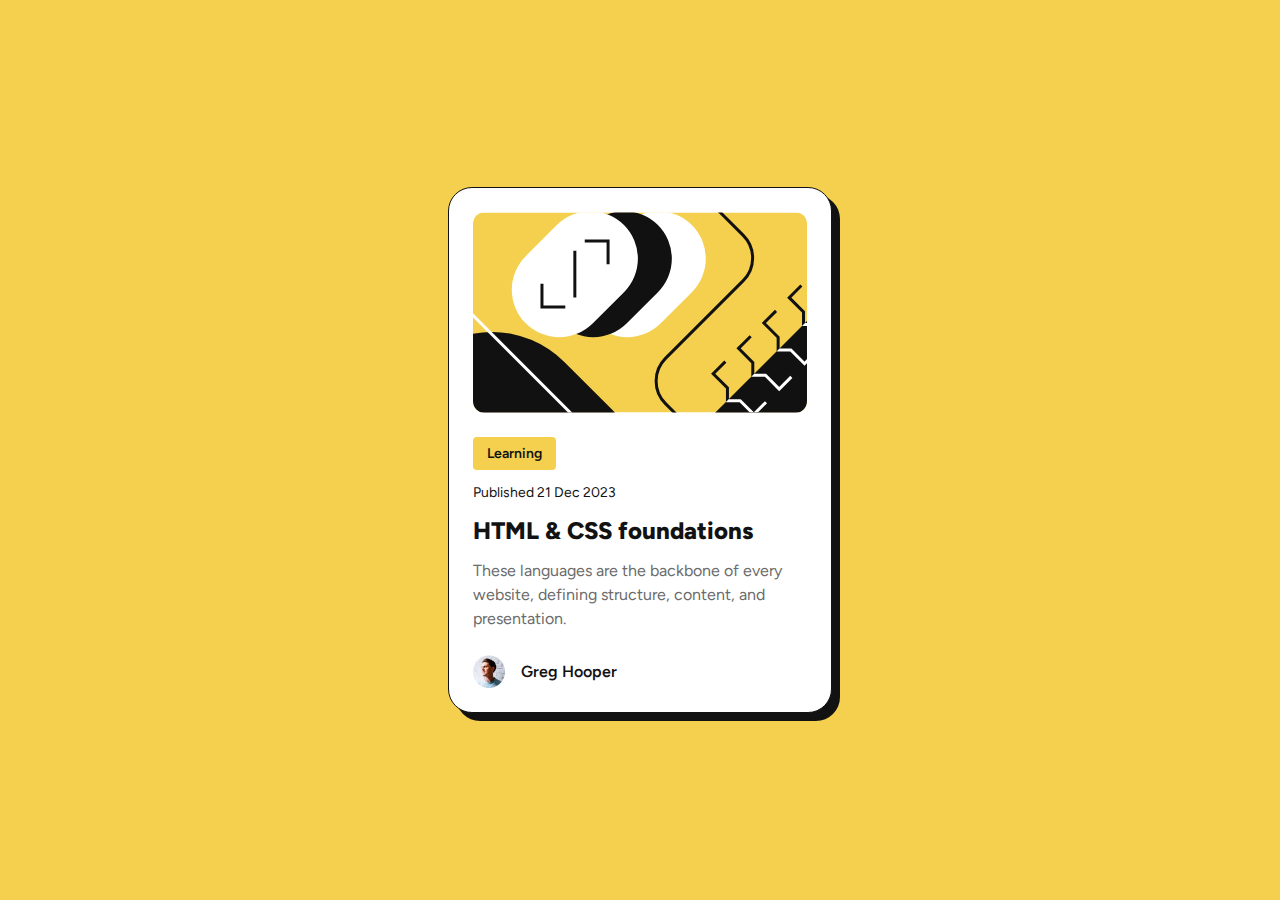
<file: newbie/blog-preview-card-main/index.html>
<!DOCTYPE html>
<html lang="en">
  <head>
    <meta charset="UTF-8" />
    <meta name="viewport" content="width=device-width, initial-scale=1.0" />
    <link
      rel="icon"
      type="image/png"
      sizes="32x32"
      href="./assets/images/favicon-32x32.png"
    />
    <link rel="stylesheet" href="./styles/style.css" />
    <title>Frontend Mentor | Blog preview card</title>
  </head>
  <body class="container">
    <main>
      <article class="blog-card">
        <header class="blog-card__header">
          <div class="blog-card__image-container">
            <img
              class="blog-card__image"
              src="./assets/images/illustration-article.svg"
              alt="Illustration for the article"
            />
          </div>

          <span class="blog-card__tag">Learning</span>

          <p class="blog-card__date">
            Published <time datetime="2023-12-21">21 Dec 2023</time>
          </p>

          <a href="#" class="blog-card__title-link">
            <h2 class="blog-card__title">HTML & CSS foundations</h2>
          </a>
        </header>

        <p class="blog-card__content">
          These languages are the backbone of every website, defining structure,
          content, and presentation.
        </p>

        <footer class="blog-card__footer">
          <figure class="blog-card__author">
            <img
              class="blog-card__author-image"
              src="./assets/images/image-avatar.webp"
              alt="Avatar of Greg Hooper"
            />
            <figcaption class="blog-card__author-name">Greg Hooper</figcaption>
          </figure>
        </footer>
      </article>
    </main>
  </body>
</html>
</file>
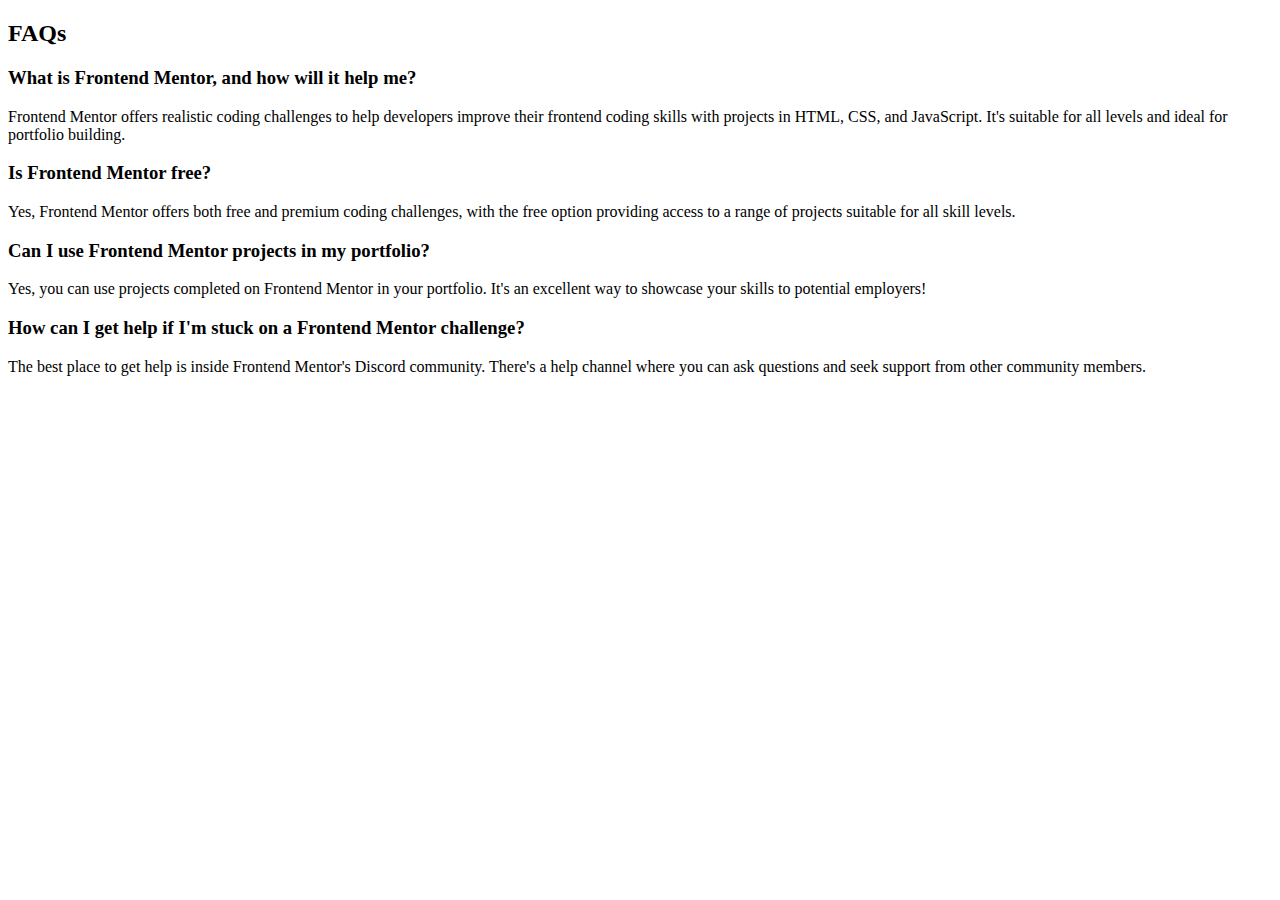
<file: newbie/faq-accordion-main/index.html>
<!DOCTYPE html>
<html lang="en">
  <head>
    <meta charset="UTF-8" />
    <meta name="viewport" content="width=device-width, initial-scale=1.0" />
    <link
      rel="icon"
      type="image/png"
      sizes="32x32"
      href="./assets/images/favicon-32x32.png"
    />
    <title>Frontend Mentor | FAQ accordion</title>
  </head>
  <body>
    <article>
      <header>
        <h2>FAQs</h2>
      </header>

      <section>
        <h3>What is Frontend Mentor, and how will it help me?</h3>
        <p>
          Frontend Mentor offers realistic coding challenges to help developers
          improve their frontend coding skills with projects in HTML, CSS, and
          JavaScript. It's suitable for all levels and ideal for portfolio
          building.
        </p>
      </section>

      <section>
        <h3>Is Frontend Mentor free?</h3>
        <p>
          Yes, Frontend Mentor offers both free and premium coding challenges,
          with the free option providing access to a range of projects suitable
          for all skill levels.
        </p>
      </section>

      <section>
        <h3>Can I use Frontend Mentor projects in my portfolio?</h3>
        <p>
          Yes, you can use projects completed on Frontend Mentor in your
          portfolio. It's an excellent way to showcase your skills to potential
          employers!
        </p>
      </section>

      <section>
        <h3>How can I get help if I'm stuck on a Frontend Mentor challenge?</h3>
        <p>
          The best place to get help is inside Frontend Mentor's Discord
          community. There's a help channel where you can ask questions and seek
          support from other community members.
        </p>
      </section>
    </article>
  </body>
</html>
</file>
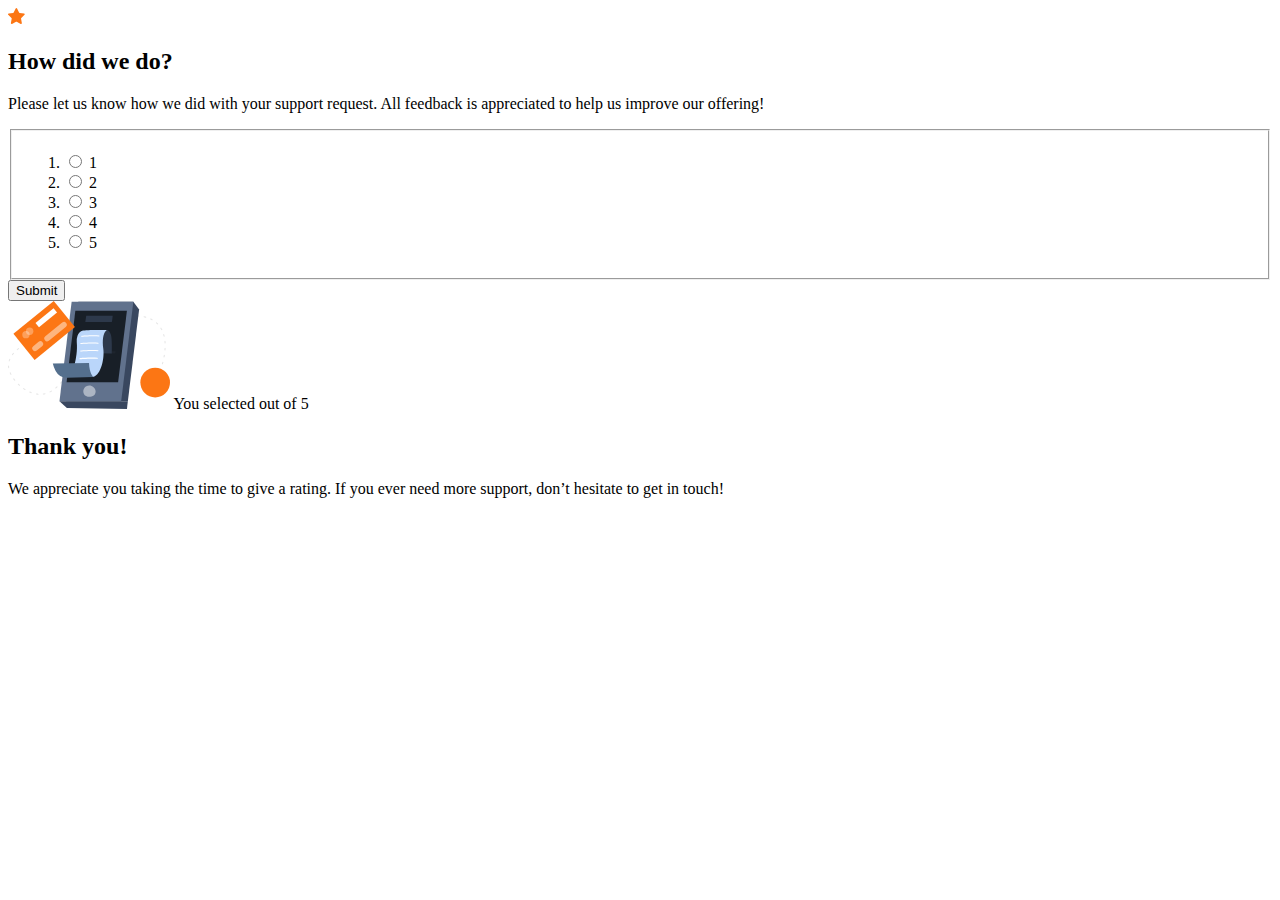
<file: newbie/interactive-rating-component-main/index.html>
<!DOCTYPE html>
<html lang="en">
  <head>
    <meta charset="UTF-8" />
    <meta name="viewport" content="width=device-width, initial-scale=1.0" />
    <link
      rel="icon"
      type="image/png"
      sizes="32x32"
      href="./images/favicon-32x32.png"
    />
    <title>Frontend Mentor | Interactive rating component</title>
  </head>
  <body>
    <!-- Rating state start -->
    <article>
      <header>
        <img src="./images/icon-star.svg" alt="Star Icon" />
        <h2>How did we do?</h2>
      </header>

      <p>
        Please let us know how we did with your support request. All feedback is
        appreciated to help us improve our offering!
      </p>

      <form>
        <fieldset>
          <ol>
            <li>
              <label>
                <input type="radio" name="rating" value="1" />
                1
              </label>
            </li>
            <li>
              <label>
                <input type="radio" name="rating" value="2" />
                2
              </label>
            </li>
            <li>
              <label>
                <input type="radio" name="rating" value="3" />
                3
              </label>
            </li>
            <li>
              <label>
                <input type="radio" name="rating" value="4" />
                4
              </label>
            </li>
            <li>
              <label>
                <input type="radio" name="rating" value="5" />
                5
              </label>
            </li>
          </ol>
        </fieldset>
      </form>

      <button type="submit">Submit</button>
    </article>
    <!-- Rating state end -->

    <!-- Thank you state start -->
    <article>
      <header>
        <img
          src="./images/illustration-thank-you.svg"
          alt="Thank You Illustration"
        />
        <span
          >You selected
          <!-- Add rating here -->
          out of 5
        </span>

        <h2>Thank you!</h2>
      </header>

      <p>
        We appreciate you taking the time to give a rating. If you ever need
        more support, don’t hesitate to get in touch!
      </p>

      <!-- Thank you state end -->
    </article>
  </body>
</html>
</file>
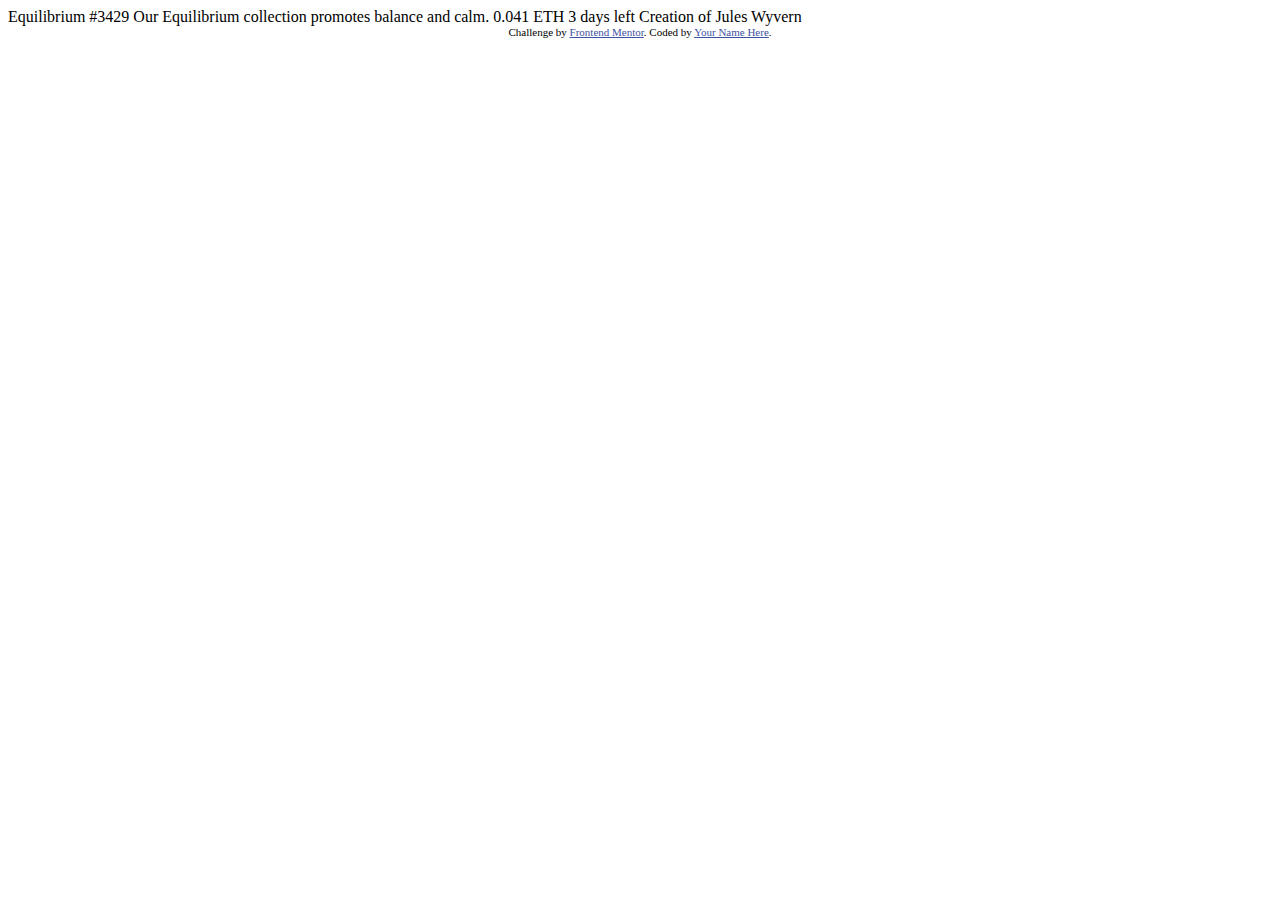
<file: newbie/nft-preview-card-component-main/index.html>
<!DOCTYPE html>
<html lang="en">
<head>
  <meta charset="UTF-8">
  <meta name="viewport" content="width=device-width, initial-scale=1.0"> <!-- displays site properly based on user's device -->

  <link rel="icon" type="image/png" sizes="32x32" href="./images/favicon-32x32.png">
  
  <title>Frontend Mentor | NFT preview card component</title>

  <!-- Feel free to remove these styles or customise in your own stylesheet 👍 -->
  <style>
    .attribution { font-size: 11px; text-align: center; }
    .attribution a { color: hsl(228, 45%, 44%); }
  </style>
</head>
<body>

  Equilibrium #3429

  Our Equilibrium collection promotes balance and calm.

  0.041 ETH
  3 days left
  
  Creation of Jules Wyvern

  <div class="attribution">
    Challenge by <a href="https://www.frontendmentor.io?ref=challenge" target="_blank">Frontend Mentor</a>. 
    Coded by <a href="#">Your Name Here</a>.
  </div>
</body>
</html>
</file>
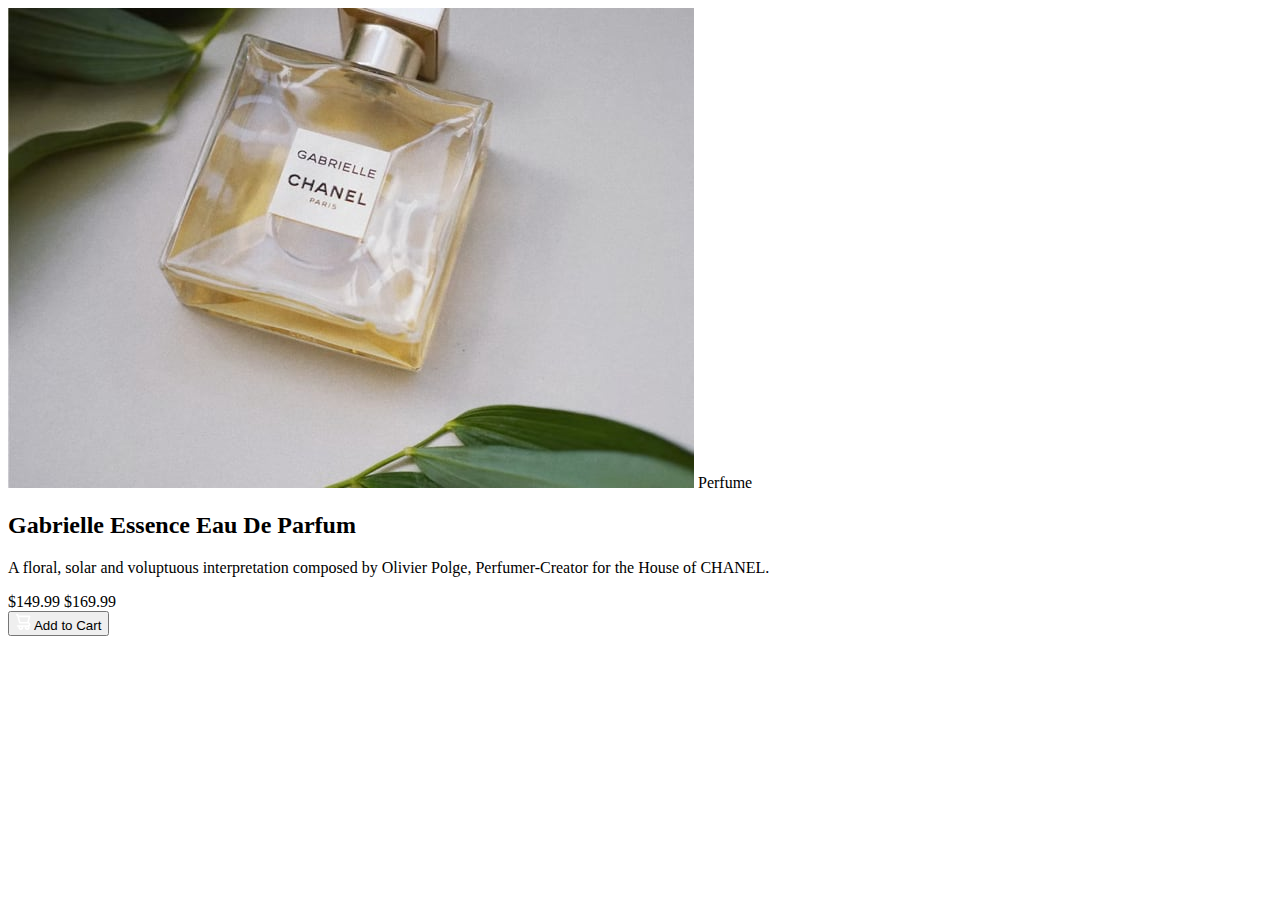
<file: newbie/product-preview-card-component-main/index.html>
<!DOCTYPE html>
<html lang="en">
  <head>
    <meta charset="UTF-8" />
    <meta name="viewport" content="width=device-width, initial-scale=1.0" />
    <link
      rel="icon"
      type="image/png"
      sizes="32x32"
      href="./images/favicon-32x32.png"
    />
    <title>Frontend Mentor | Product preview card component</title>
  </head>
  <body>
    <article>
      <header>
        <img src="./images/image-product-mobile.jpg" alt="Image of a perfume" />

        <span>Perfume</span>

        <h2>Gabrielle Essence Eau De Parfum</h2>
      </header>

      <p>
        A floral, solar and voluptuous interpretation composed by Olivier Polge,
        Perfumer-Creator for the House of CHANEL.
      </p>

      <div>
        <span>$149.99</span>
        <span>$169.99</span>
      </div>

      <button>
        <img src="./images/icon-cart.svg" alt="Cart Icon" />
        Add to Cart
      </button>
    </article>
  </body>
</html>
</file>
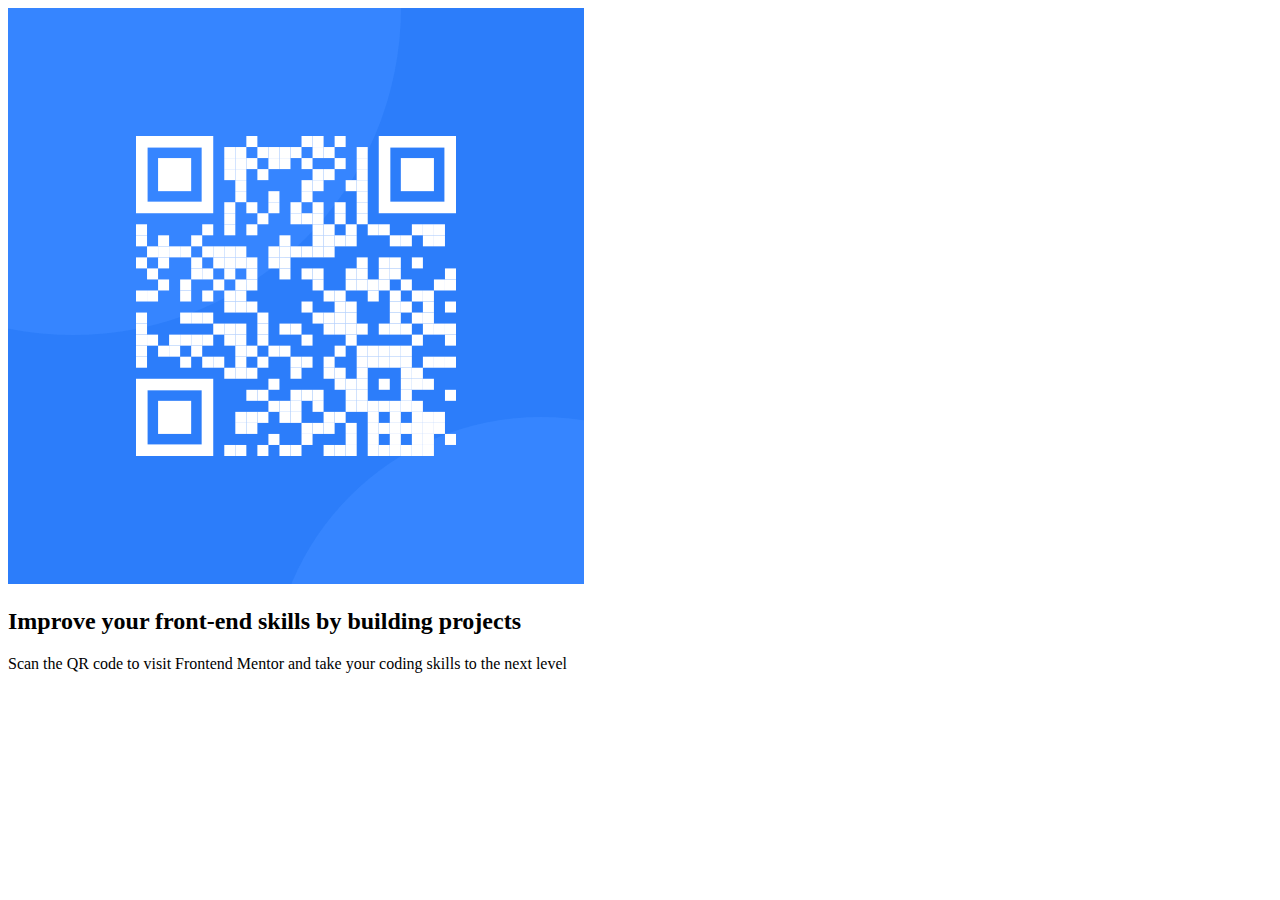
<file: newbie/qr-code-component-main/index.html>
<!DOCTYPE html>
<html lang="en">
  <head>
    <meta charset="UTF-8" />
    <meta name="viewport" content="width=device-width, initial-scale=1.0" />
    <link
      rel="icon"
      type="image/png"
      sizes="32x32"
      href="./images/favicon-32x32.png"
    />
    <title>Frontend Mentor | QR code component</title>
  </head>
  <body>
    <article>
      <header>
        <img src="./images/image-qr-code.png" alt="QR Code" />

        <h2>Improve your front-end skills by building projects</h2>
      </header>

      <p>
        Scan the QR code to visit Frontend Mentor and take your coding skills to
        the next level
      </p>
    </article>
  </body>
</html>
</file>
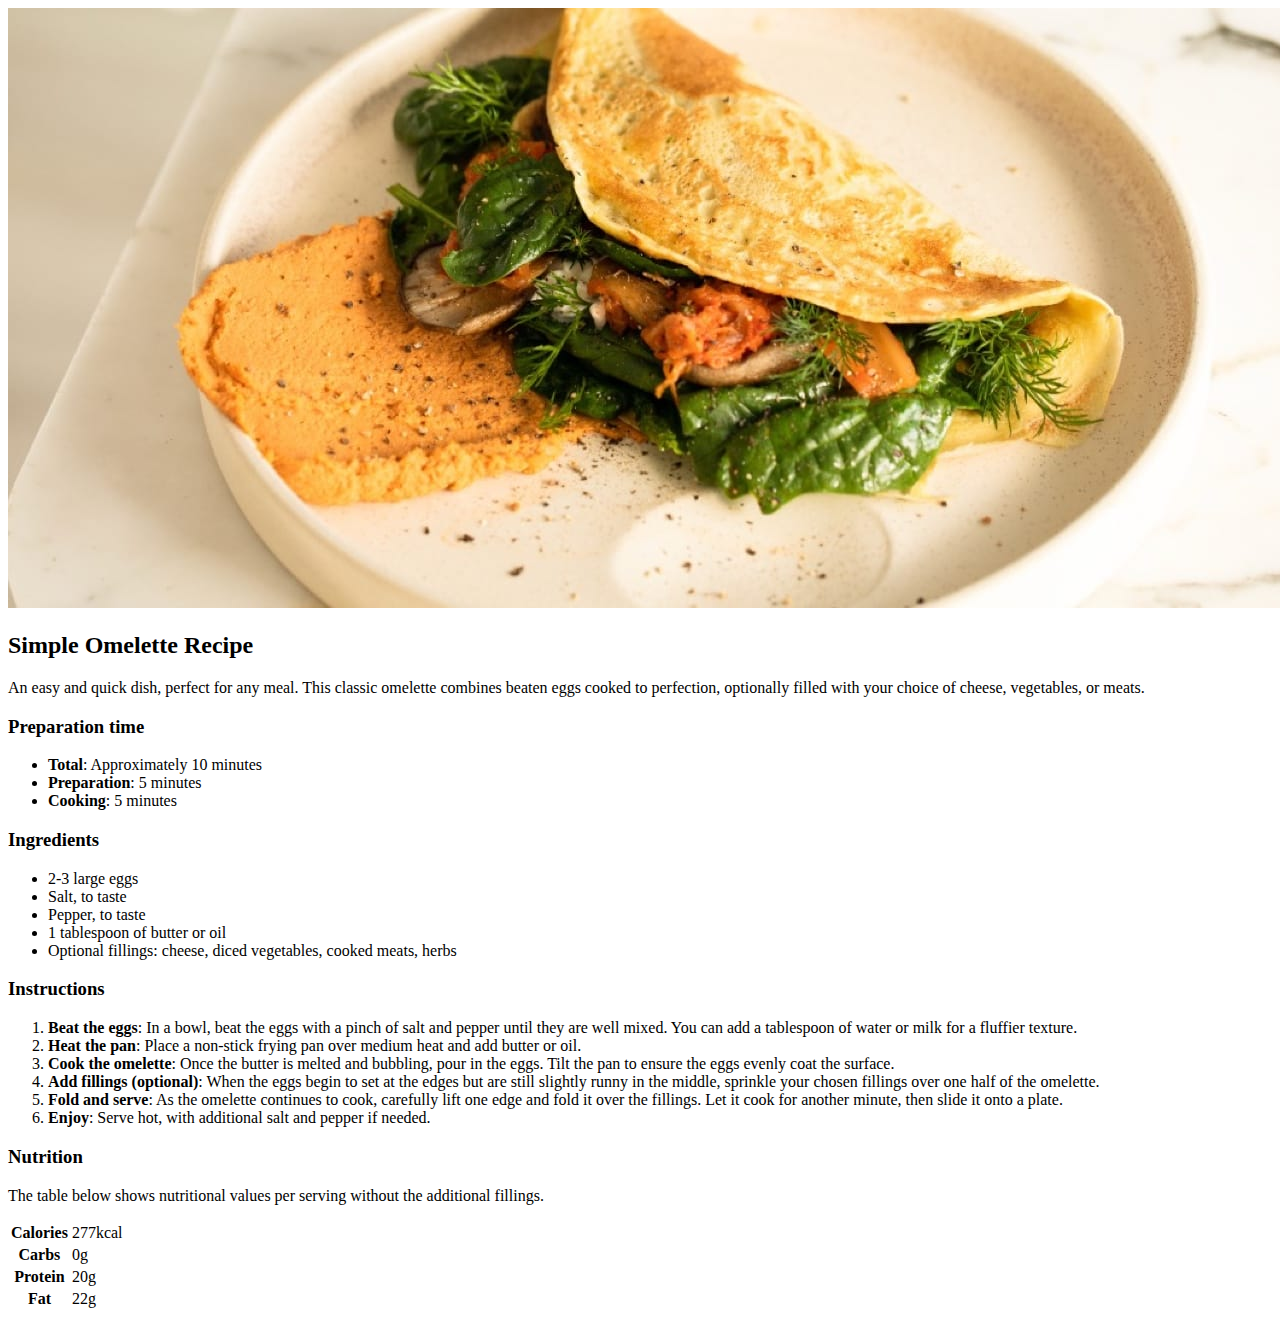
<file: newbie/recipe-page-main/index.html>
<!DOCTYPE html>
<html lang="en">
  <head>
    <meta charset="UTF-8" />
    <meta name="viewport" content="width=device-width, initial-scale=1.0" />
    <link
      rel="icon"
      type="image/png"
      sizes="32x32"
      href="./assets/images/favicon-32x32.png"
    />
    <title>Frontend Mentor | Recipe page</title>
  </head>
  <body>
    <article>
      <header>
        <img
          src="./assets/images/image-omelette.jpeg"
          alt="A freshly cooked omelette on a plate"
        />

        <h2>Simple Omelette Recipe</h2>

        <p>
          An easy and quick dish, perfect for any meal. This classic omelette
          combines beaten eggs cooked to perfection, optionally filled with your
          choice of cheese, vegetables, or meats.
        </p>
      </header>

      <section>
        <h3>Preparation time</h3>

        <ul>
          <li><strong>Total</strong>: Approximately 10 minutes</li>
          <li><strong>Preparation</strong>: 5 minutes</li>
          <li><strong>Cooking</strong>: 5 minutes</li>
        </ul>
      </section>

      <section>
        <h3>Ingredients</h3>

        <ul>
          <li>2-3 large eggs</li>
          <li>Salt, to taste</li>
          <li>Pepper, to taste</li>
          <li>1 tablespoon of butter or oil</li>
          <li>
            Optional fillings: cheese, diced vegetables, cooked meats, herbs
          </li>
        </ul>
      </section>

      <section>
        <h3>Instructions</h3>

        <ol>
          <li>
            <strong>Beat the eggs</strong>: In a bowl, beat the eggs with a
            pinch of salt and pepper until they are well mixed. You can add a
            tablespoon of water or milk for a fluffier texture.
          </li>

          <li>
            <strong>Heat the pan</strong>: Place a non-stick frying pan over
            medium heat and add butter or oil.
          </li>

          <li>
            <strong>Cook the omelette</strong>: Once the butter is melted and
            bubbling, pour in the eggs. Tilt the pan to ensure the eggs evenly
            coat the surface.
          </li>

          <li>
            <strong>Add fillings (optional)</strong>: When the eggs begin to set
            at the edges but are still slightly runny in the middle, sprinkle
            your chosen fillings over one half of the omelette.
          </li>

          <li>
            <strong>Fold and serve</strong>: As the omelette continues to cook,
            carefully lift one edge and fold it over the fillings. Let it cook
            for another minute, then slide it onto a plate.
          </li>

          <li>
            <strong>Enjoy</strong>: Serve hot, with additional salt and pepper
            if needed.
          </li>
        </ol>
      </section>

      <section>
        <h3>Nutrition</h3>

        <p>
          The table below shows nutritional values per serving without the
          additional fillings.
        </p>

        <table>
          <tbody>
            <tr>
              <th>Calories</th>
              <td>277kcal</td>
            </tr>
            <tr>
              <th>Carbs</th>
              <td>0g</td>
            </tr>
            <tr>
              <th>Protein</th>
              <td>20g</td>
            </tr>
            <tr>
              <th>Fat</th>
              <td>22g</td>
            </tr>
          </tbody>
        </table>
      </section>
    </article>
  </body>
</html>
</file>
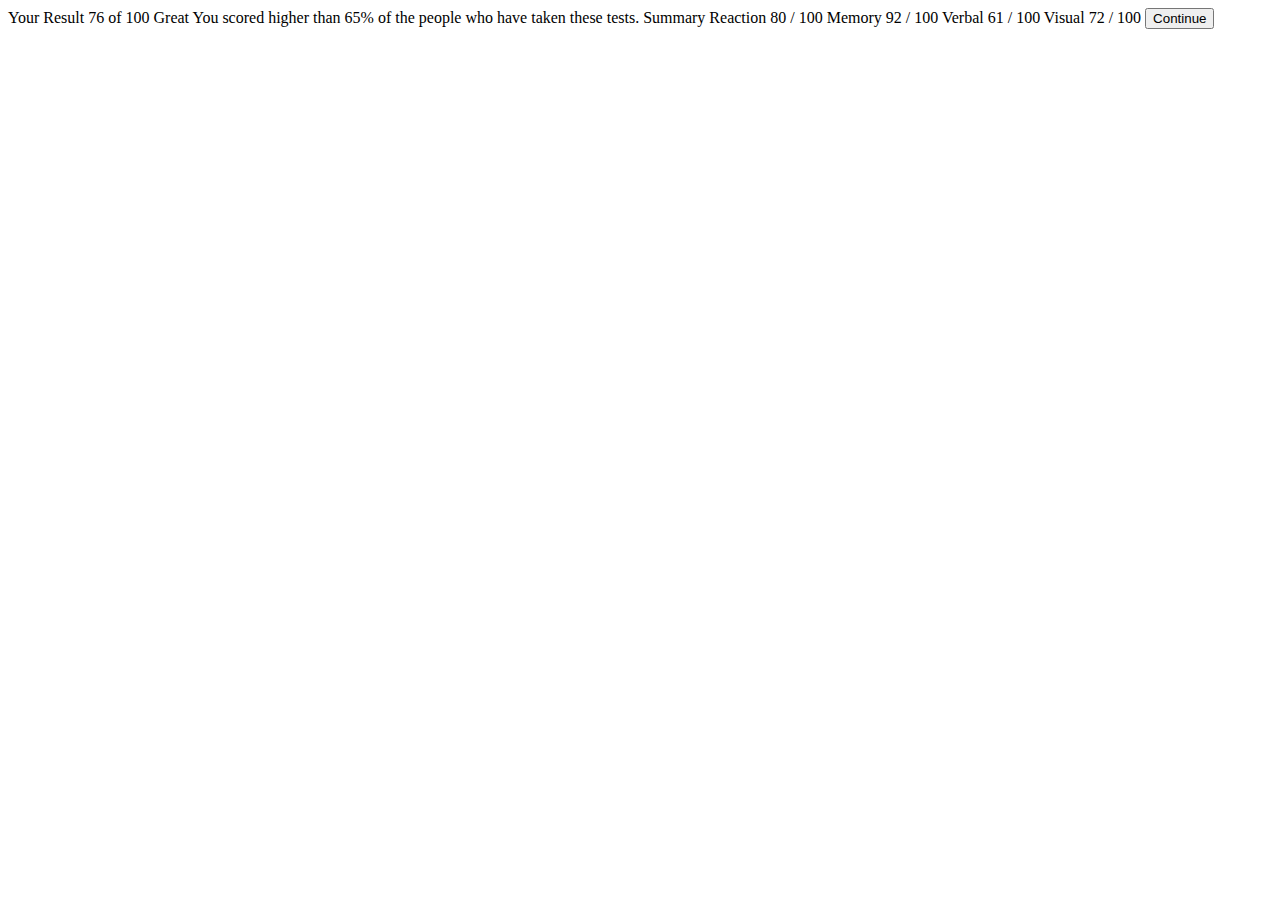
<file: newbie/results-summary-component-main/index.html>
<!DOCTYPE html>
<html lang="en">
  <head>
    <meta charset="UTF-8" />
    <meta name="viewport" content="width=device-width, initial-scale=1.0" />
    <link
      rel="icon"
      type="image/png"
      sizes="32x32"
      href="./assets/images/favicon-32x32.png"
    />
    <title>Frontend Mentor | Results summary component</title>
  </head>
  <body>
    Your Result 76 of 100 Great You scored higher than 65% of the people who
    have taken these tests. Summary Reaction 80 / 100 Memory 92 / 100 Verbal 61
    / 100 Visual 72 / 100

    <button>Continue</button>
  </body>
</html>
</file>
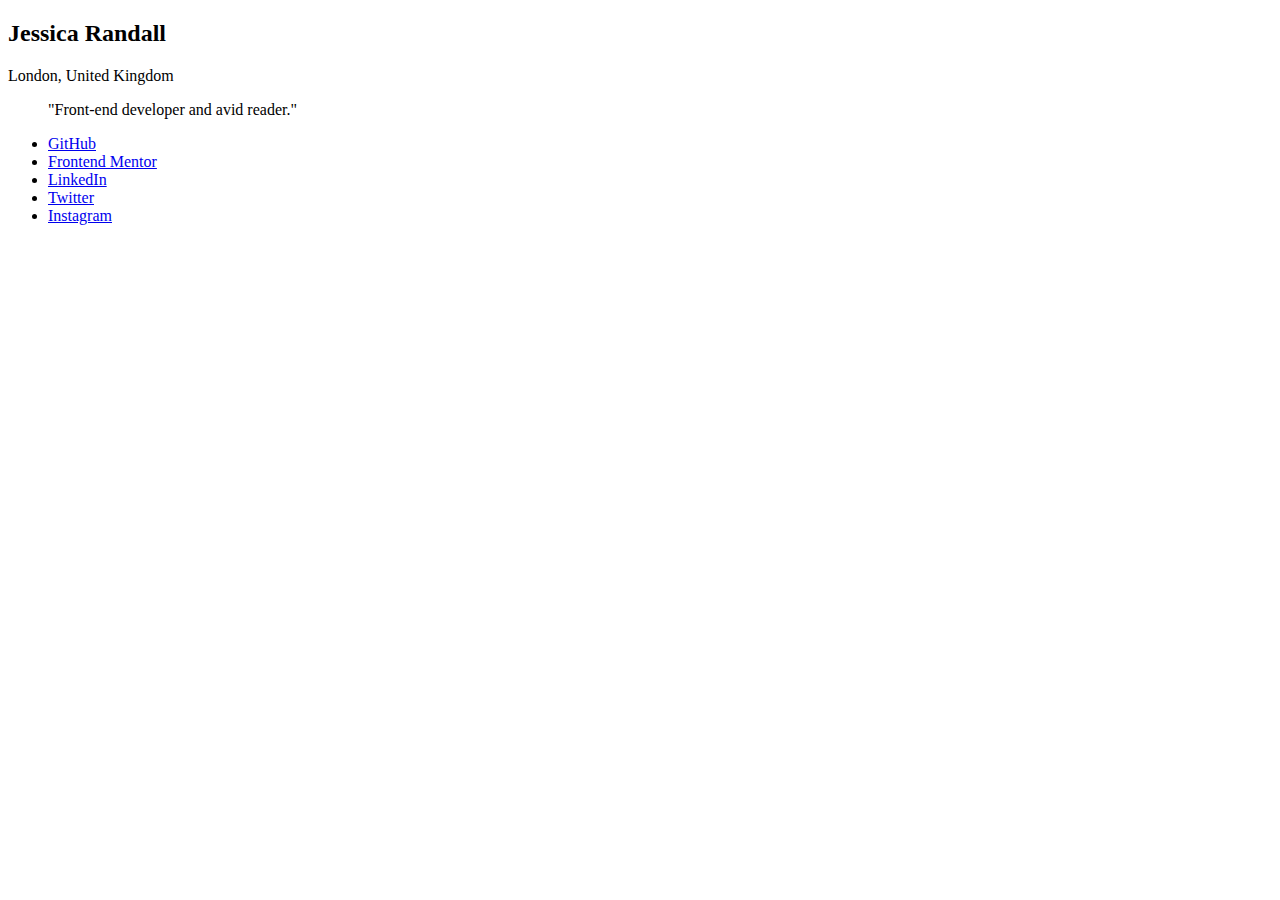
<file: newbie/social-links-profile-main/index.html>
<!DOCTYPE html>
<html lang="en">
  <head>
    <meta charset="UTF-8" />
    <meta name="viewport" content="width=device-width, initial-scale=1.0" />
    <link
      rel="icon"
      type="image/png"
      sizes="32x32"
      href="./assets/images/favicon-32x32.png"
    />
    <title>Frontend Mentor | Social links profile</title>
  </head>
  <body>
    <article>
      <header>
        <h2>Jessica Randall</h2>
        <p>London, United Kingdom</p>
      </header>

      <blockquote>
        <p>"Front-end developer and avid reader."</p>
      </blockquote>

      <ul>
        <li><a href="#">GitHub</a></li>
        <li><a href="#">Frontend Mentor</a></li>
        <li><a href="#">LinkedIn</a></li>
        <li><a href="#">Twitter</a></li>
        <li><a href="#">Instagram</a></li>
      </ul>
    </article>
  </body>
</html>
</file>
<file: newbie/blog-preview-card-main/styles/style.css>
@font-face {
  font-family: Figtree;
  src: url(../assets/fonts/Figtree-VariableFont_wght.ttf);
}

@font-face {
  font-family: "Figtree SemiBold";
  src: url(../assets/fonts/static/Figtree-SemiBold.ttf);
  font-weight: 500;
}

@font-face {
  font-family: "Figtree ExtraBold";
  src: url(../assets/fonts/static/Figtree-ExtraBold.ttf);
  font-weight: 800;
}

:root {
  /* Fonts */
  --font-xs: clamp(0.625rem, 2.59vw, 0.75rem); /* 10px - 12px */
  --font-sm: clamp(0.75rem, 3.06vw, 0.875rem); /* 12px - 14px */
  --font-base: clamp(0.875rem, 3.53vw, 1rem); /* 14px - 16px */
  --font-lg: clamp(1rem, 4vw, 1.125rem); /* 16px - 18px */
  --font-xl: clamp(1.125rem, 4.47vw, 1.25rem); /* 18px - 20px */
  --font-2xl: clamp(1.25rem, 5.18vw, 1.5rem); /* 20px - 24px */
  /* Each vw represents the range between the specified min and max pixels. All vw are based on a 425px screen width */

  /* Colors */
  --color-yellow: hsl(47, 88%, 63%);

  --color-white: hsl(0, 0%, 100%);

  --color-gray-500: hsl(0, 0%, 42%);
  --color-gray-950: hsl(0, 0%, 7%);
}

/* || RESETS */

html {
  box-sizing: border-box;
  line-height: 1.5;
}

*,
*::before,
*::after {
  box-sizing: inherit;
}

* {
  margin: 0;
}

img,
picture,
video,
canvas,
svg {
  display: block;
  max-width: 100%;
}

h1,
h2,
h3,
h4,
h5,
h6 {
  line-height: 1;
}

/* || GENERAL */

.container {
  display: flex;
  justify-content: center;
  align-items: center;
  min-height: 100vh;
  background-color: var(--color-yellow);
}

.blog-card {
  max-width: 24rem;
  padding: 24px;
  margin: 1.5rem;
  background-color: var(--color-white);
  font-size: var(--font-base);
  font-family: Figtree;
  color: var(--color-gray-950);
  border: solid 1px var(--color-gray-950);
  border-radius: 24px;
  box-shadow: 8px 8px var(--color-gray-950);
}

.blog-card__image-container {
  height: 201px;
  margin-bottom: 1.5rem;
  border-radius: 12px;
  overflow: hidden;
}

.blog-card__image {
  width: 100%;
  height: 100%;
  object-fit: cover;
  object-position: center;
}

.blog-card__tag {
  display: inline-block;
  font-family: "Figtree SemiBold";
  font-size: var(--font-sm);
  padding: 6px 14px;
  background-color: var(--color-yellow);
  border-radius: 4px;
  margin-bottom: 0.75rem;
}

.blog-card__date {
  font-size: var(--font-sm);
  margin-bottom: 1rem;
}

.blog-card__title {
  display: inline-block;
  font-family: "Figtree ExtraBold";
  font-size: var(--font-2xl);
  margin-bottom: 1rem;
  transition: color 200ms;
}

.blog-card__title-link:link,
.blog-card__title-link:visited {
  text-decoration: none;
  color: var(--color-gray-950);
}

.blog-card__title-link:hover,
.blog-card__title-link:active {
  color: var(--color-yellow);
}

.blog-card__content {
  color: var(--color-gray-500);
  margin-bottom: 1.5rem;
}

.blog-card__author {
  display: flex;
  align-items: center;
  gap: 1rem;
}

.blog-card__author-image {
  width: 2rem;
}

.blog-card__author-name {
  font-family: "Figtree SemiBold";
}
</file>
